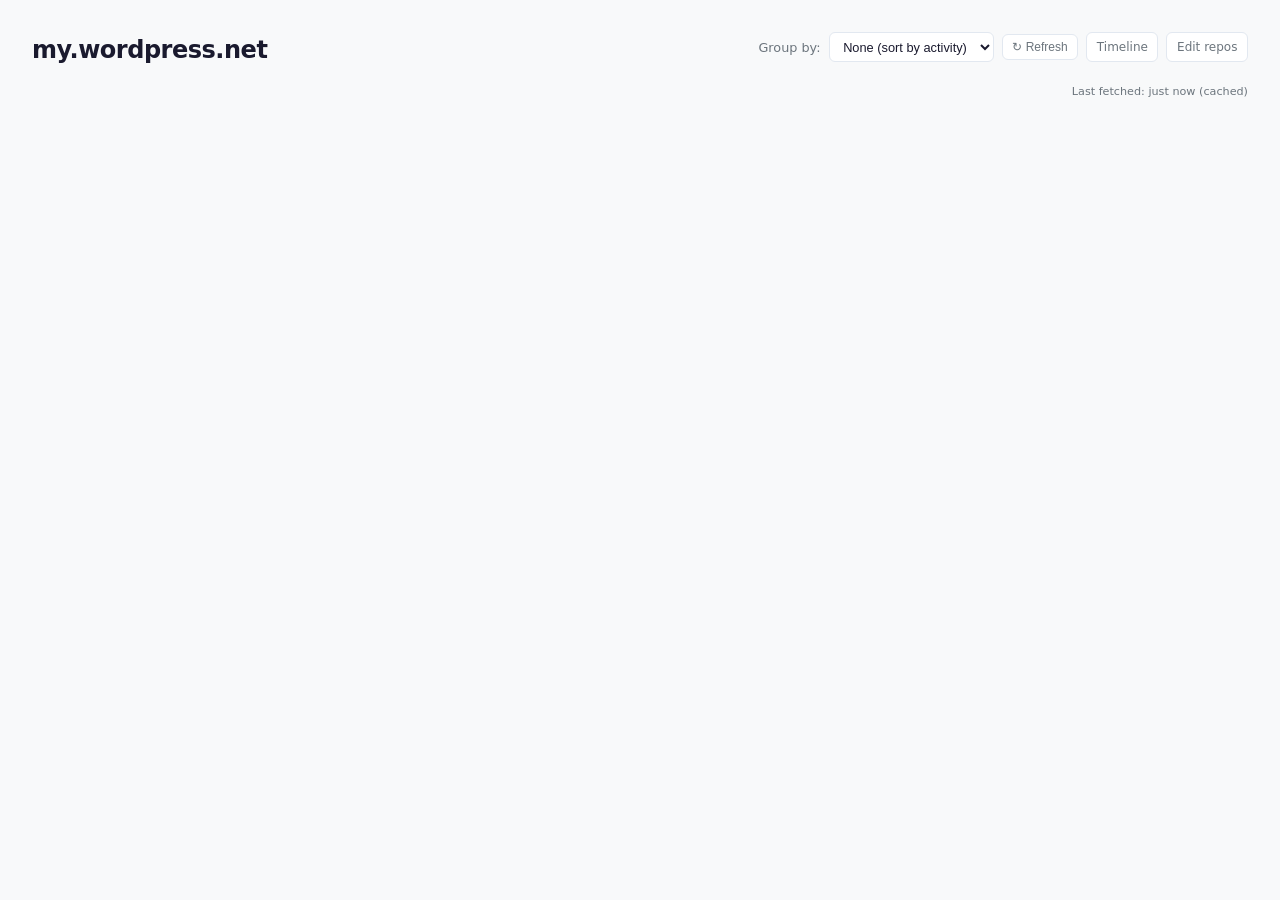
<file: index.html>
<!DOCTYPE html>
<html lang="en">
<head>
<meta charset="UTF-8">
<meta name="viewport" content="width=device-width, initial-scale=1.0">
<title>my.wordpress.net Dashboard</title>
<link rel="stylesheet" href="style.css">
</head>
<body>

<header>
  <h1>my.wordpress.net</h1>
  <div class="controls">
    <label for="groupBy">Group by:</label>
    <select id="groupBy">
      <option value="">None (sort by activity)</option>
      <option value="maturity">Maturity</option>
      <option value="audience">Audience</option>
      <option value="problemSpace">Problem Space</option>
    </select>
    <button class="btn" id="refreshBtn" title="Clear cache and refetch">&#8635; Refresh</button>
    <a href="timeline.html" class="btn">Timeline</a>
    <a href="edit.html" class="btn">Edit repos</a>
  </div>
  <div class="meta" id="metaInfo"></div>
</header>

<div id="app">
  <div class="loading"><div class="spinner"></div><br>Loading repos...</div>
</div>

<script src="utils.js"></script>
<script src="github.js"></script>
<script>
function daysSince(dateStr) {
  if (!dateStr) return Infinity;
  return Math.floor((Date.now() - new Date(dateStr)) / (1000 * 60 * 60 * 24));
}

function stalenessClass(days) {
  if (days <= 7) return 'fresh';
  if (days <= 30) return 'warm';
  if (days <= 90) return 'stale';
  return 'dormant';
}

function stalenessText(days) {
  if (days === Infinity) return 'No merges';
  if (days === 0) return 'Today';
  if (days === 1) return '1 day ago';
  return `${days} days ago`;
}

async function fetchRepoData(repoConfig) {
  const { owner, repo, githubLabel } = repoConfig;
  const base = `${API}/repos/${owner}/${repo}`;
  const fetches = [];

  if (githubLabel) {
    const labelEncoded = encodeURIComponent(githubLabel);
    fetches.push(
      cachedFetch(`${base}/issues?labels=${labelEncoded}&state=open&sort=updated&direction=desc&per_page=30`),
      cachedFetch(`${base}/issues?labels=${labelEncoded}&state=closed&sort=updated&direction=desc&per_page=30`)
    );
  } else {
    fetches.push(
      cachedFetch(`${base}/pulls?state=all&sort=updated&direction=desc&per_page=30`)
    );
  }

  const results = await Promise.all(fetches);
  const now = new Date();
  const thirtyDaysAgo = new Date(now - 30 * 24 * 60 * 60 * 1000);
  let openPRs, recentlyMerged, lastMergeDate, labeledIssues;

  if (githubLabel) {
    const openItems = results[0].data;
    const closedItems = results[1].data;
    openPRs = openItems.filter(item => item.pull_request);
    labeledIssues = openItems.filter(item => !item.pull_request);
    const closedPRs = closedItems.filter(item => item.pull_request);
    recentlyMerged = closedPRs.filter(item => new Date(item.closed_at) > thirtyDaysAgo);
    lastMergeDate = closedPRs.length > 0 ? closedPRs[0].closed_at : null;
  } else {
    const prs = results[0].data;
    const mergedPRs = prs.filter(pr => pr.merged_at);
    lastMergeDate = mergedPRs.length > 0 ? mergedPRs[0].merged_at : null;
    openPRs = prs.filter(pr => pr.state === 'open');
    recentlyMerged = mergedPRs.filter(pr => new Date(pr.merged_at) > thirtyDaysAgo);
    labeledIssues = [];
  }

  return {
    ...repoConfig, lastMergeDate,
    daysSinceLastMerge: daysSince(lastMergeDate),
    openPRs, recentlyMerged, labeledIssues,
    remaining: results[0].remaining, limit: results[0].limit,
    fromCache: results.every(r => r.fromCache),
  };
}

function buildCardContent(data) {
  const sc = stalenessClass(data.daysSinceLastMerge);
  const labelTags = Object.entries(data.labels || {})
    .map(([k, v]) => `<span class="label-tag">${escHtml(v)}</span>`).join('');
  const ghLabel = data.githubLabel
    ? `<span class="github-label-tag">${escHtml(data.githubLabel)}</span>` : '';

  let openPRsHTML = '';
  if (data.openPRs.length > 0) {
    const items = data.openPRs.map(pr =>
      `<li><span class="pr-dot open"></span><a href="${pr.html_url}" target="_blank">#${pr.number} ${escHtml(pr.title)}</a></li>`
    ).join('');
    openPRsHTML = `<div class="section">
      <div class="section-title">Open PRs <span class="open-count">(${data.openPRs.length})</span></div>
      <ul class="pr-list">${items}</ul></div>`;
  }

  let mergedHTML = '';
  if (data.recentlyMerged.length > 0) {
    const items = data.recentlyMerged.map(pr =>
      `<li><span class="pr-dot merged"></span><a href="${pr.html_url}" target="_blank">#${pr.number} ${escHtml(pr.title)}</a></li>`
    ).join('');
    mergedHTML = `<div class="section">
      <div class="section-title">Recently Merged (30d)</div>
      <ul class="pr-list">${items}</ul></div>`;
  }

  let labeledHTML = '';
  if (data.labeledIssues && data.labeledIssues.length > 0) {
    const items = data.labeledIssues.map(issue =>
      `<li><span class="pr-dot open"></span><a href="${issue.html_url}" target="_blank">#${issue.number} ${escHtml(issue.title)}</a></li>`
    ).join('');
    labeledHTML = `<div class="section">
      <div class="section-title">Labeled Issues: ${escHtml(data.githubLabel)} <span class="open-count">(${data.labeledIssues.length})</span></div>
      <ul class="pr-list">${items}</ul></div>`;
  }

  const noPRs = data.openPRs.length === 0 && data.recentlyMerged.length === 0
    && (!data.labeledIssues || data.labeledIssues.length === 0)
    ? '<div class="no-prs">No PR activity</div>' : '';

  return { sc, html: `
    <div class="card-header">
      <div>
        <div class="card-title"><a href="https://github.com/${data.owner}/${data.repo}" target="_blank">${escHtml(data.repo)}</a></div>
        <div class="card-owner">${escHtml(data.owner)}</div>
      </div>
      <span class="staleness-badge ${sc}">${stalenessText(data.daysSinceLastMerge)}</span>
    </div>
    <div class="label-tags">${labelTags}${ghLabel}</div>
    ${openPRsHTML}${mergedHTML}${labeledHTML}${noPRs}
  `};
}

function renderCard(data) {
  const { sc, html } = buildCardContent(data);
  const card = document.createElement('div');
  card.className = `card ${sc}`;
  card.innerHTML = html;

  // Check if content overflows
  requestAnimationFrame(() => {
    if (card.scrollHeight > card.clientHeight) {
      const fade = document.createElement('div');
      fade.className = 'card-fade';
      fade.innerHTML = '<button class="expand-btn">Show more</button>';
      fade.querySelector('.expand-btn').addEventListener('click', (e) => {
        e.stopPropagation();
        showOverlay(data);
      });
      card.appendChild(fade);
    }
  });

  return card;
}

function showOverlay(data) {
  const { sc, html } = buildCardContent(data);
  const overlay = document.createElement('div');
  overlay.className = 'overlay';
  overlay.innerHTML = `<div class="overlay-card ${sc}">
    <button class="overlay-close">&times;</button>
    ${html}
  </div>`;
  overlay.addEventListener('click', (e) => {
    if (e.target === overlay) overlay.remove();
  });
  overlay.querySelector('.overlay-close').addEventListener('click', () => overlay.remove());
  document.addEventListener('keydown', function handler(e) {
    if (e.key === 'Escape') { overlay.remove(); document.removeEventListener('keydown', handler); }
  });
  document.body.appendChild(overlay);
}

function renderDashboard(repos, groupBy) {
  const app = document.getElementById('app');
  app.innerHTML = '';

  // Override banner
  if (localStorage.getItem('repos_override')) {
    const banner = document.createElement('div');
    banner.className = 'override-banner';
    banner.innerHTML = `Using local repos.json override <button id="clearOverride">Clear override</button>`;
    app.appendChild(banner);
    banner.querySelector('#clearOverride').addEventListener('click', () => {
      localStorage.removeItem('repos_override');
      loadDashboard();
    });
  }

  if (!groupBy) {
    repos.sort((a, b) => a.daysSinceLastMerge - b.daysSinceLastMerge);
    const grid = document.createElement('div');
    grid.className = 'grid';
    repos.forEach(r => grid.appendChild(renderCard(r)));
    app.appendChild(grid);
  } else {
    const groups = {};
    repos.forEach(r => {
      const key = (r.labels && r.labels[groupBy]) || 'uncategorized';
      if (!groups[key]) groups[key] = [];
      groups[key].push(r);
    });
    Object.keys(groups).sort().forEach(key => {
      const heading = document.createElement('h2');
      heading.className = 'group-heading';
      heading.textContent = key;
      app.appendChild(heading);
      const grid = document.createElement('div');
      grid.className = 'grid';
      groups[key].sort((a, b) => a.daysSinceLastMerge - b.daysSinceLastMerge)
        .forEach(r => grid.appendChild(renderCard(r)));
      app.appendChild(grid);
    });
  }
}

function updateMeta(repos) {
  const meta = document.getElementById('metaInfo');
  let lastFetched = null;
  for (const r of repos) {
    const suffix = r.githubLabel
      ? `issues?labels=${encodeURIComponent(r.githubLabel)}&state=open&sort=updated&direction=desc&per_page=30`
      : 'pulls?state=all&sort=updated&direction=desc&per_page=30';
    const key = cacheKey(`${API}/repos/${r.owner}/${r.repo}/${suffix}`);
    const cached = localStorage.getItem(key);
    if (cached) {
      const { ts } = JSON.parse(cached);
      if (!lastFetched || ts < lastFetched) lastFetched = ts;
    }
  }
  const remaining = repos.find(r => r.remaining !== undefined);
  let rateInfo = '';
  if (remaining && remaining.remaining !== undefined) {
    const pct = Math.round((remaining.remaining / remaining.limit) * 100);
    const warn = pct < 20 ? ' rate-warn' : '';
    rateInfo = ` · <span class="${warn}">API: ${remaining.remaining}/${remaining.limit} remaining</span>`;
  }
  const fetchedStr = lastFetched ? new Date(lastFetched).toLocaleTimeString() : 'just now';
  const allFromCache = repos.every(r => r.fromCache);
  const anyFromCache = repos.some(r => r.fromCache);
  const cacheNote = allFromCache ? '(cached)' : anyFromCache ? '(partially cached)' : '(live)';
  meta.innerHTML = `Last fetched: ${fetchedStr} ${cacheNote}${rateInfo}`;
}

let repoData = [];

async function loadDashboard(forceRefresh = false) {
  const app = document.getElementById('app');
  app.innerHTML = '<div class="loading"><div class="spinner"></div><br>Loading repos...</div>';

  try {
    const config = await loadReposConfig();

    if (forceRefresh) clearCache();

    const results = await Promise.allSettled(config.repos.map(r => fetchRepoData(r)));
    const errors = [];
    repoData = [];
    results.forEach((result, i) => {
      if (result.status === 'fulfilled') repoData.push(result.value);
      else errors.push(`${config.repos[i].owner}/${config.repos[i].repo}: ${result.reason.message}`);
    });

    if (errors.length > 0) {
      const banner = document.createElement('div');
      banner.className = 'error-banner';
      banner.textContent = `Failed to fetch: ${errors.join('; ')}`;
      app.innerHTML = '';
      app.appendChild(banner);
    }

    renderDashboard(repoData, document.getElementById('groupBy').value);
    updateMeta(repoData);
  } catch (err) {
    app.innerHTML = `<div class="error-banner">Failed to load: ${escHtml(err.message)}</div>`;
  }
}

// Persist groupBy
const savedGroupBy = localStorage.getItem('dashboard_groupBy');
if (savedGroupBy) document.getElementById('groupBy').value = savedGroupBy;

document.getElementById('groupBy').addEventListener('change', () => {
  const val = document.getElementById('groupBy').value;
  localStorage.setItem('dashboard_groupBy', val);
  if (repoData.length > 0) renderDashboard(repoData, val);
});

document.getElementById('refreshBtn').addEventListener('click', () => loadDashboard(true));

loadDashboard();
</script>
</body>
</html>
</file>
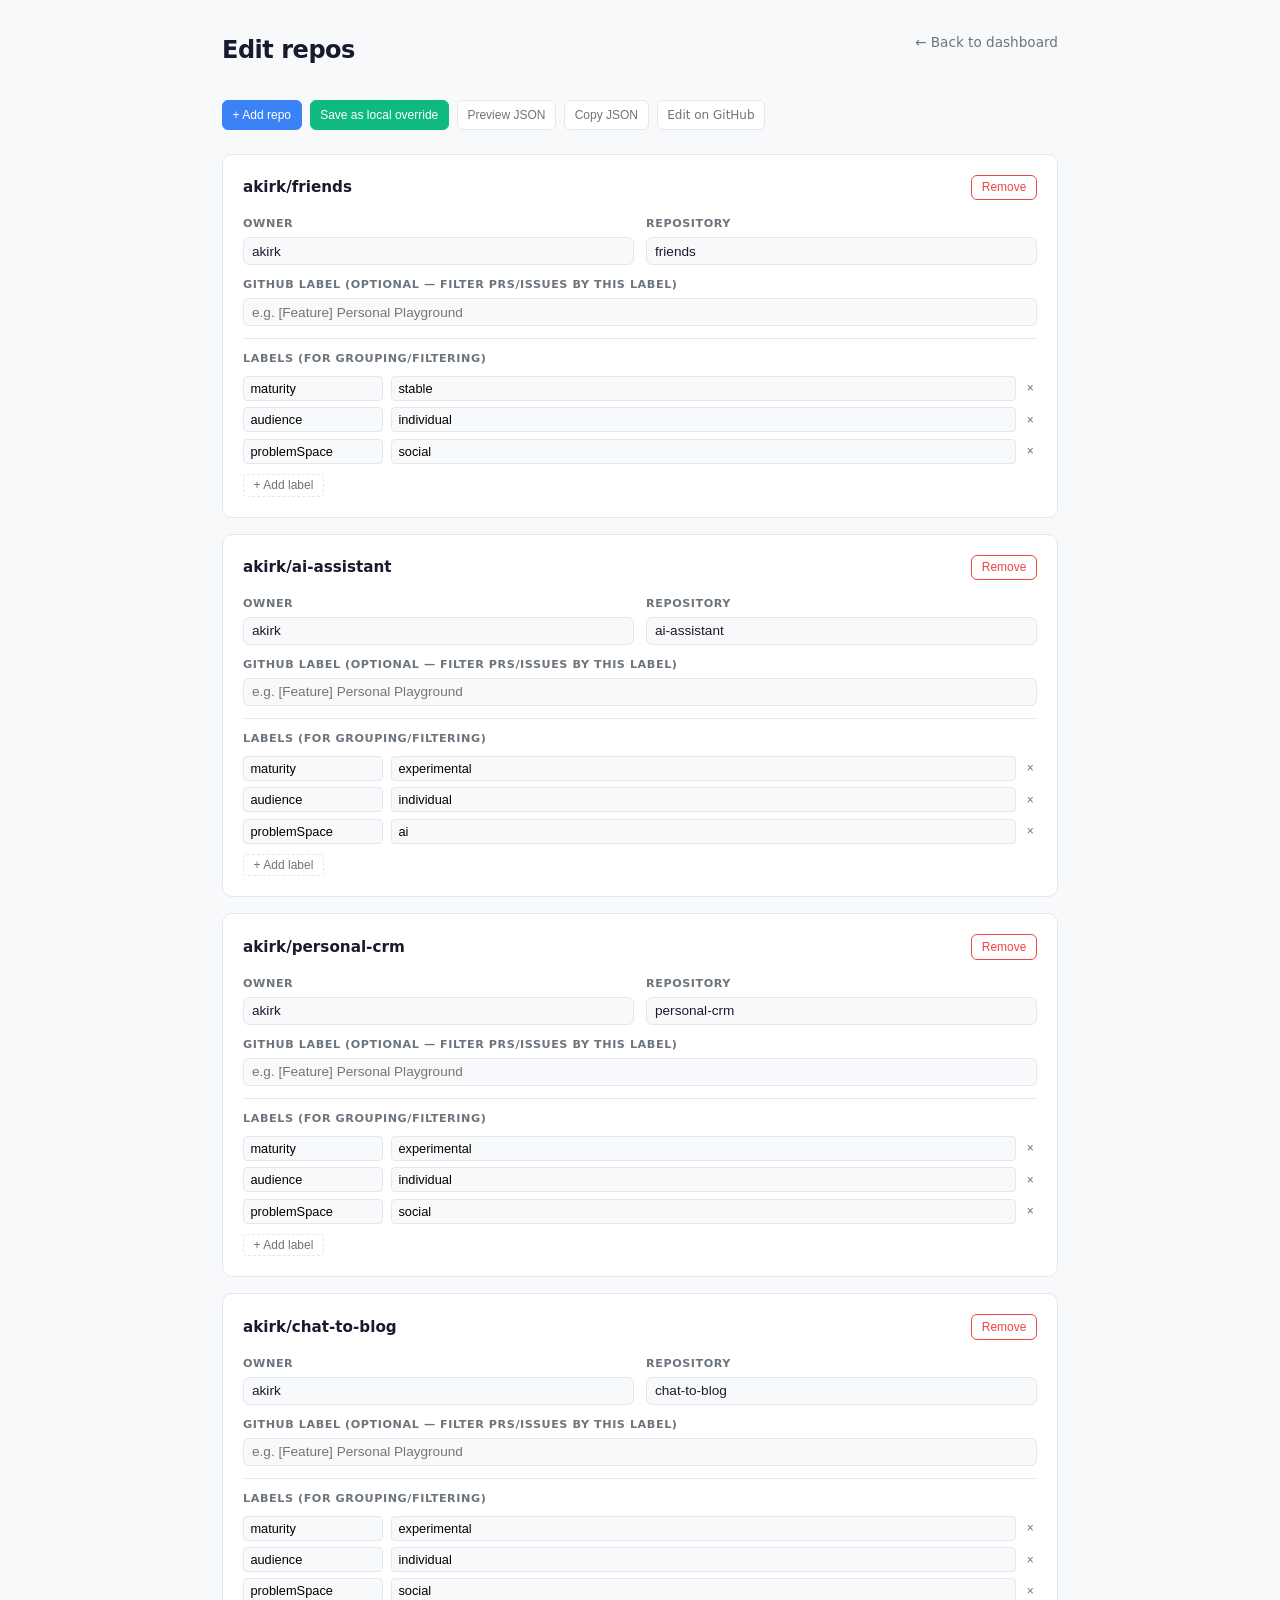
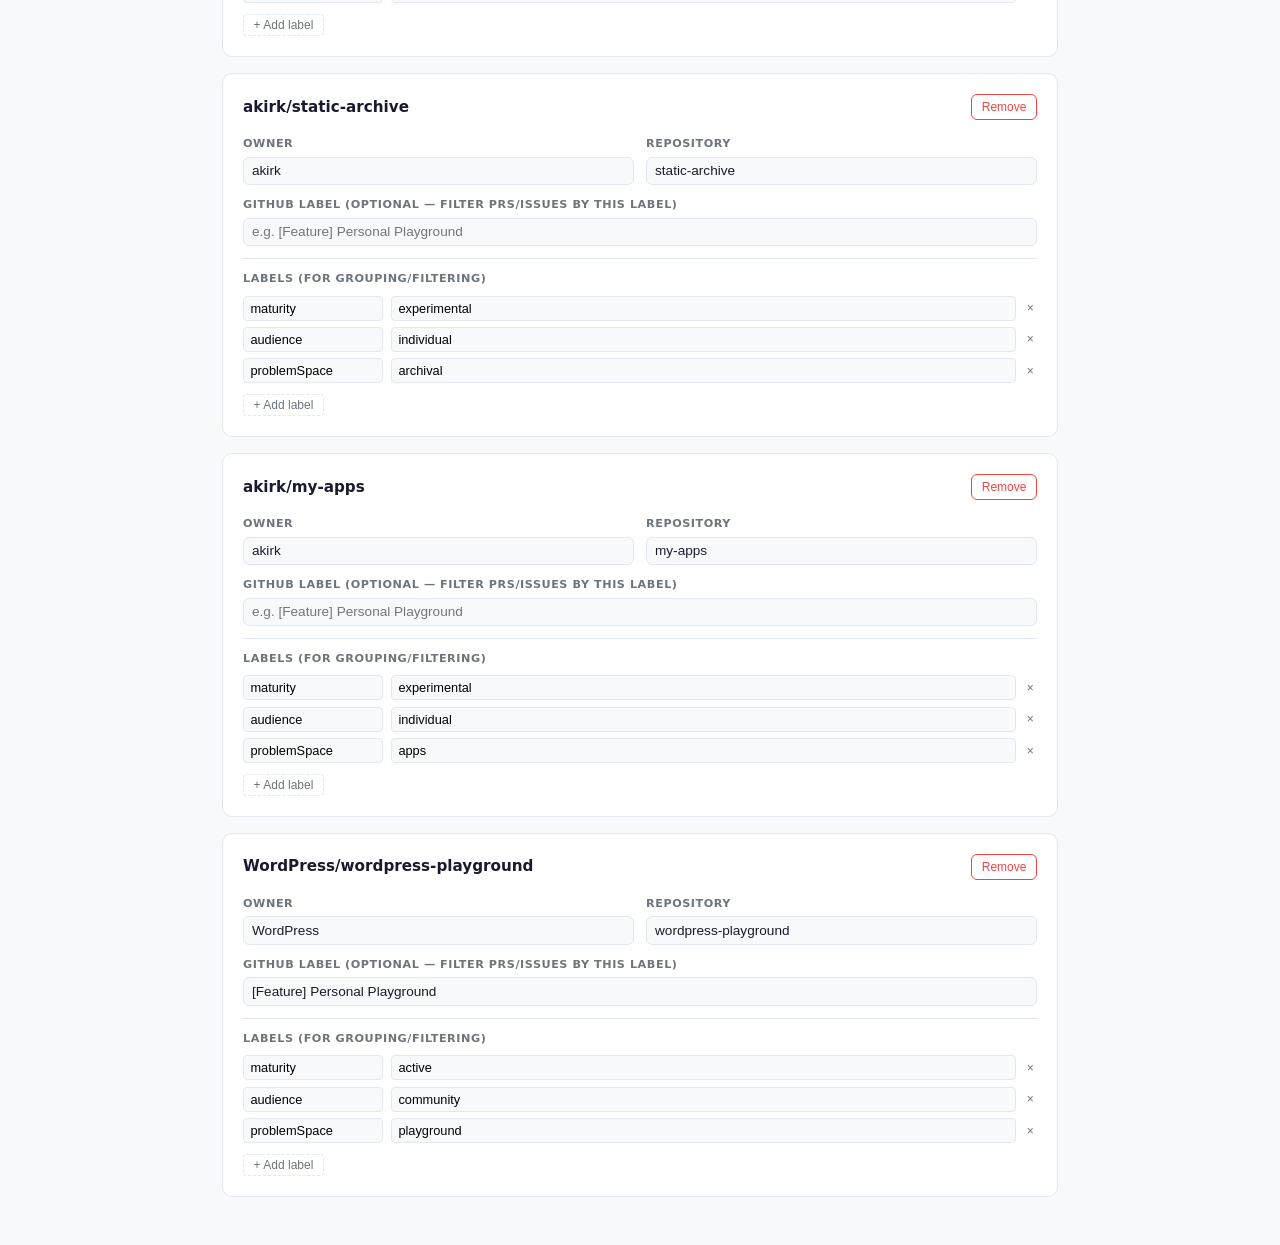
<file: edit.html>
<!DOCTYPE html>
<html lang="en">
<head>
<meta charset="UTF-8">
<meta name="viewport" content="width=device-width, initial-scale=1.0">
<title>Edit repos - my.wordpress.net</title>
<link rel="stylesheet" href="style.css">
<style>body { max-width: 900px; }</style>
</head>
<body>

<header>
  <h1>Edit repos</h1>
  <a href="index.html" class="back">&larr; Back to dashboard</a>
</header>

<div class="actions">
  <button class="btn btn-primary" id="addRepoBtn">+ Add repo</button>
  <button class="btn btn-success" id="saveOverrideBtn">Save as local override</button>
  <button class="btn" id="previewJsonBtn">Preview JSON</button>
  <button class="btn" id="copyJsonBtn">Copy JSON</button>
  <a class="btn" id="editGithubLink" href="#" target="_blank">Edit on GitHub</a>
  <button class="btn btn-danger" id="clearOverrideBtn" style="display:none">Clear override</button>
</div>

<div id="overrideBanner"></div>
<div id="repoList"></div>

<div class="json-preview" id="jsonPreview">
  <div class="json-preview-header">
    <h3>repos.json</h3>
    <button class="btn" id="hidePreviewBtn">Hide</button>
  </div>
  <pre id="jsonPreviewContent"></pre>
</div>

<div class="toast" id="toast"></div>

<script src="utils.js"></script>
<script src="github.js"></script>
<script>
const GITHUB_EDIT_URL = 'https://github.com/akirk/mywp/edit/main/repos.json';

let repos = [];

function showToast(msg) {
  const t = document.getElementById('toast');
  t.textContent = msg;
  t.classList.add('show');
  setTimeout(() => t.classList.remove('show'), 2000);
}

function buildJson() {
  return JSON.stringify({ repos }, null, 2) + '\n';
}

function updateOverrideBanner() {
  const banner = document.getElementById('overrideBanner');
  const clearBtn = document.getElementById('clearOverrideBtn');
  if (localStorage.getItem('repos_override')) {
    banner.innerHTML = `<div class="override-banner">
      Local override is active &mdash; the dashboard is using your edited config.
    </div>`;
    clearBtn.style.display = '';
  } else {
    banner.innerHTML = '';
    clearBtn.style.display = 'none';
  }
}

function renderRepoCard(repo, index) {
  const card = document.createElement('div');
  card.className = 'repo-card';

  const labels = repo.labels || {};
  const labelRows = Object.entries(labels).map(([k, v], li) => `
    <div class="label-row">
      <input class="label-key" value="${escAttr(k)}" data-repo="${index}" data-label-index="${li}" data-field="key" placeholder="key">
      <input class="label-val" value="${escAttr(v)}" data-repo="${index}" data-label-index="${li}" data-field="val" placeholder="value">
      <button data-repo="${index}" data-remove-label="${li}" title="Remove">&times;</button>
    </div>
  `).join('');

  card.innerHTML = `
    <div class="repo-card-header">
      <span class="repo-card-title">${escHtml(repo.owner || '')}/${escHtml(repo.repo || '')}</span>
      <button class="btn btn-danger" data-remove-repo="${index}">Remove</button>
    </div>
    <div class="field-row">
      <div class="field">
        <label>Owner</label>
        <input value="${escAttr(repo.owner || '')}" data-repo="${index}" data-field="owner" placeholder="e.g. akirk">
      </div>
      <div class="field">
        <label>Repository</label>
        <input value="${escAttr(repo.repo || '')}" data-repo="${index}" data-field="repo" placeholder="e.g. friends">
      </div>
    </div>
    <div class="field-row full">
      <div class="field">
        <label>GitHub Label (optional &mdash; filter PRs/issues by this label)</label>
        <input value="${escAttr(repo.githubLabel || '')}" data-repo="${index}" data-field="githubLabel" placeholder="e.g. [Feature] Personal Playground">
      </div>
    </div>
    <div class="labels-section">
      <div class="labels-title">Labels (for grouping/filtering)</div>
      ${labelRows}
      <button class="add-label-btn" data-repo="${index}" data-add-label>+ Add label</button>
    </div>
  `;
  return card;
}

function renderAll() {
  const list = document.getElementById('repoList');
  list.innerHTML = '';
  repos.forEach((repo, i) => list.appendChild(renderRepoCard(repo, i)));
}

// Event delegation
document.getElementById('repoList').addEventListener('input', (e) => {
  const el = e.target;
  const idx = parseInt(el.dataset.repo);
  if (isNaN(idx)) return;

  if (el.dataset.field === 'owner') repos[idx].owner = el.value;
  else if (el.dataset.field === 'repo') repos[idx].repo = el.value;
  else if (el.dataset.field === 'githubLabel') {
    repos[idx].githubLabel = el.value || undefined;
    if (!el.value) delete repos[idx].githubLabel;
  }
  else if (el.dataset.field === 'key' || el.dataset.field === 'val') {
    const li = parseInt(el.dataset.labelIndex);
    const entries = Object.entries(repos[idx].labels || {});
    if (el.dataset.field === 'key') {
      const oldKey = entries[li][0];
      const val = repos[idx].labels[oldKey];
      delete repos[idx].labels[oldKey];
      repos[idx].labels[el.value] = val;
    } else {
      entries[li][1] = el.value;
      repos[idx].labels[entries[li][0]] = el.value;
    }
  }

  // Update the card title live
  const card = el.closest('.repo-card');
  if (card) {
    const title = card.querySelector('.repo-card-title');
    title.textContent = `${repos[idx].owner || ''}/${repos[idx].repo || ''}`;
  }
});

document.getElementById('repoList').addEventListener('click', (e) => {
  const el = e.target;

  if (el.dataset.removeRepo !== undefined) {
    repos.splice(parseInt(el.dataset.removeRepo), 1);
    renderAll();
  }

  if (el.dataset.removeLabel !== undefined) {
    const idx = parseInt(el.dataset.repo);
    const entries = Object.entries(repos[idx].labels || {});
    const key = entries[parseInt(el.dataset.removeLabel)][0];
    delete repos[idx].labels[key];
    renderAll();
  }

  if (el.dataset.addLabel !== undefined) {
    const idx = parseInt(el.dataset.repo);
    if (!repos[idx].labels) repos[idx].labels = {};
    repos[idx].labels[''] = '';
    renderAll();
    // Focus the new key input
    const card = document.getElementById('repoList').children[idx];
    const keys = card.querySelectorAll('.label-key');
    keys[keys.length - 1].focus();
  }
});

document.getElementById('addRepoBtn').addEventListener('click', () => {
  repos.push({ owner: '', repo: '', labels: { maturity: '', audience: '', problemSpace: '' } });
  renderAll();
  // Focus the owner field of the new card
  const list = document.getElementById('repoList');
  const last = list.lastElementChild;
  if (last) last.querySelector('input[data-field="owner"]').focus();
});

document.getElementById('saveOverrideBtn').addEventListener('click', () => {
  localStorage.setItem('repos_override', buildJson());
  updateOverrideBanner();
  showToast('Saved! Dashboard will use this config.');
});

document.getElementById('clearOverrideBtn').addEventListener('click', () => {
  localStorage.removeItem('repos_override');
  updateOverrideBanner();
  showToast('Override cleared. Dashboard will use repos.json.');
});

document.getElementById('previewJsonBtn').addEventListener('click', () => {
  const preview = document.getElementById('jsonPreview');
  document.getElementById('jsonPreviewContent').textContent = buildJson();
  preview.style.display = 'block';
  preview.scrollIntoView({ behavior: 'smooth' });
});

document.getElementById('hidePreviewBtn').addEventListener('click', () => {
  document.getElementById('jsonPreview').style.display = 'none';
});

document.getElementById('copyJsonBtn').addEventListener('click', () => {
  navigator.clipboard.writeText(buildJson()).then(() => showToast('JSON copied to clipboard!'));
});

document.getElementById('editGithubLink').href = GITHUB_EDIT_URL;

async function init() {
  try {
    const config = await loadReposConfig();
    repos = config.repos || [];
  } catch (err) {
    repos = [];
  }
  renderAll();
  updateOverrideBanner();
}

init();
</script>
</body>
</html>
</file>
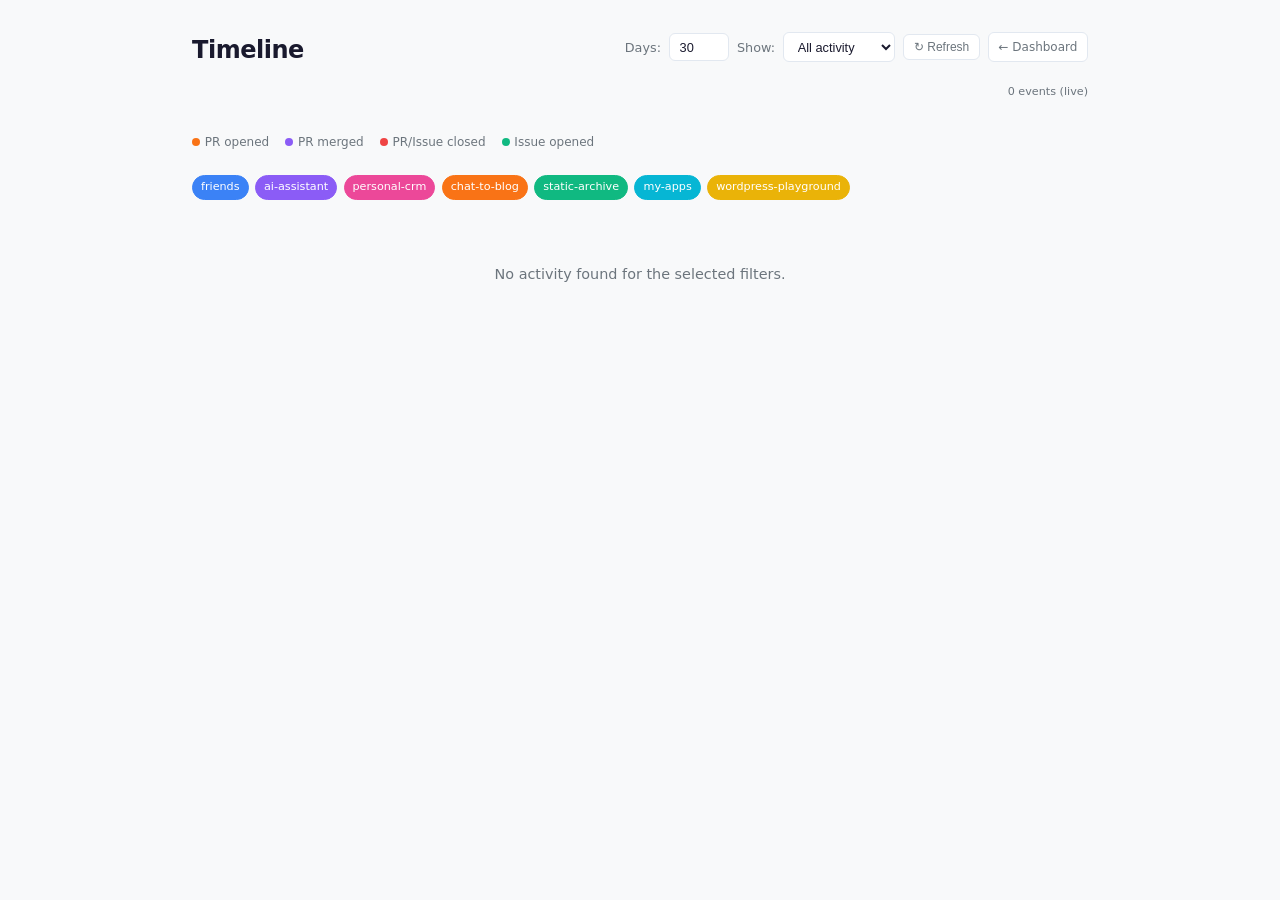
<file: timeline.html>
<!DOCTYPE html>
<html lang="en">
<head>
<meta charset="UTF-8">
<meta name="viewport" content="width=device-width, initial-scale=1.0">
<title>Timeline - my.wordpress.net</title>
<link rel="stylesheet" href="style.css">
<style>body { max-width: 960px; }</style>
</head>
<body>

<header>
  <h1>Timeline</h1>
  <div class="controls">
    <label for="daysBack">Days:</label>
    <input type="number" id="daysBack" value="30" min="1" max="365">
    <label for="filterType">Show:</label>
    <select id="filterType">
      <option value="all">All activity</option>
      <option value="prs">PRs only</option>
      <option value="issues">Issues only</option>
      <option value="merged">Merged only</option>
    </select>
    <button class="btn" id="refreshBtn" title="Clear cache and refetch">&#8635; Refresh</button>
    <a href="index.html" class="btn">&larr; Dashboard</a>
  </div>
  <div class="meta" id="metaInfo"></div>
</header>

<div class="legend">
  <span class="legend-item"><span class="legend-dot pr-opened"></span> PR opened</span>
  <span class="legend-item"><span class="legend-dot pr-merged"></span> PR merged</span>
  <span class="legend-item"><span class="legend-dot pr-closed"></span> PR/Issue closed</span>
  <span class="legend-item"><span class="legend-dot issue-opened"></span> Issue opened</span>
</div>

<div class="filter-chips" id="repoChips"></div>

<div id="app">
  <div class="loading"><div class="spinner"></div><br>Loading timeline...</div>
</div>

<script src="utils.js"></script>
<script src="github.js"></script>
<script src="repos.js"></script>
<script>
function classifyEvent(item, repoConfig) {
  const isPR = !!item.pull_request;
  const events = [];
  const slug = `${repoConfig.owner}/${repoConfig.repo}`;
  const abbrev = repoAbbrev(repoConfig.repo);

  if (isPR) {
    events.push({
      type: 'pr-opened',
      typeLabel: 'PR opened',
      icon: abbrev,
      date: new Date(item.created_at),
      title: item.title,
      number: item.number,
      url: item.html_url,
      repo: slug,
      repoName: repoConfig.repo,
      user: item.user,
    });

    if (item.pull_request.merged_at) {
      events.push({
        type: 'pr-merged',
        typeLabel: 'PR merged',
        icon: abbrev,
        date: new Date(item.pull_request.merged_at),
        title: item.title,
        number: item.number,
        url: item.html_url,
        repo: slug,
        repoName: repoConfig.repo,
        user: item.user,
      });
    } else if (item.state === 'closed') {
      events.push({
        type: 'pr-closed',
        typeLabel: 'PR closed',
        icon: abbrev,
        date: new Date(item.closed_at),
        title: item.title,
        number: item.number,
        url: item.html_url,
        repo: slug,
        repoName: repoConfig.repo,
        user: item.user,
      });
    }
  } else {
    events.push({
      type: 'issue-opened',
      typeLabel: 'Issue opened',
      icon: abbrev,
      date: new Date(item.created_at),
      title: item.title,
      number: item.number,
      url: item.html_url,
      repo: slug,
      repoName: repoConfig.repo,
      user: item.user,
    });

    if (item.state === 'closed') {
      events.push({
        type: 'issue-closed',
        typeLabel: 'Issue closed',
        icon: abbrev,
        date: new Date(item.closed_at),
        title: item.title,
        number: item.number,
        url: item.html_url,
        repo: slug,
        repoName: repoConfig.repo,
        user: item.user,
      });
    }
  }

  return events;
}

async function fetchTimelineData(repoConfig) {
  const { owner, repo, githubLabel } = repoConfig;
  const base = `${API}/repos/${owner}/${repo}`;
  const results = [];

  if (githubLabel) {
    const labelEncoded = encodeURIComponent(githubLabel);
    const [open, closed] = await Promise.all([
      cachedFetch(`${base}/issues?labels=${labelEncoded}&state=open&sort=updated&direction=desc&per_page=30`),
      cachedFetch(`${base}/issues?labels=${labelEncoded}&state=closed&sort=updated&direction=desc&per_page=30`),
    ]);
    results.push(...open.data, ...closed.data);
    return { items: results, remaining: open.remaining, limit: open.limit, fromCache: open.fromCache && closed.fromCache };
  } else {
    const [prs, issues] = await Promise.all([
      cachedFetch(`${base}/pulls?state=all&sort=updated&direction=desc&per_page=30`),
      cachedFetch(`${base}/issues?state=all&sort=updated&direction=desc&per_page=30`),
    ]);
    // Issues endpoint includes PRs; filter them out to avoid duplicates
    const pureIssues = issues.data.filter(i => !i.pull_request);
    // Map PRs to include pull_request field shape expected by classifyEvent
    const mappedPRs = prs.data.map(pr => ({
      ...pr,
      pull_request: { merged_at: pr.merged_at },
    }));
    results.push(...mappedPRs, ...pureIssues);
    return { items: results, remaining: prs.remaining, limit: prs.limit, fromCache: prs.fromCache && issues.fromCache };
  }
}

function formatDate(date) {
  const now = new Date();
  const today = new Date(now.getFullYear(), now.getMonth(), now.getDate());
  const target = new Date(date.getFullYear(), date.getMonth(), date.getDate());
  const diffDays = Math.round((today - target) / (1000 * 60 * 60 * 24));

  if (diffDays === 0) return 'Today';
  if (diffDays === 1) return 'Yesterday';

  return date.toLocaleDateString('en-US', { weekday: 'short', month: 'short', day: 'numeric', year: date.getFullYear() !== now.getFullYear() ? 'numeric' : undefined });
}

function dateKey(date) {
  return `${date.getFullYear()}-${String(date.getMonth()+1).padStart(2,'0')}-${String(date.getDate()).padStart(2,'0')}`;
}

let allEvents = [];
let activeRepos = new Set();

function getFilteredEvents() {
  const daysBack = parseInt(document.getElementById('daysBack').value) || 30;
  const filterType = document.getElementById('filterType').value;
  const cutoff = new Date(Date.now() - daysBack * 24 * 60 * 60 * 1000);

  return allEvents.filter(ev => {
    if (ev.date < cutoff) return false;
    if (!activeRepos.has(ev.repo)) return false;

    switch (filterType) {
      case 'prs': return ev.type.startsWith('pr-');
      case 'issues': return ev.type.startsWith('issue-');
      case 'merged': return ev.type === 'pr-merged';
      default: return true;
    }
  });
}

function renderTimeline() {
  const app = document.getElementById('app');
  const events = getFilteredEvents();

  if (events.length === 0) {
    app.innerHTML = '<div class="empty-state">No activity found for the selected filters.</div>';
    return;
  }

  // Group by date
  events.sort((a, b) => b.date - a.date);
  const groups = {};
  events.forEach(ev => {
    const key = dateKey(ev.date);
    if (!groups[key]) groups[key] = { date: ev.date, events: [] };
    groups[key].events.push(ev);
  });

  const timeline = document.createElement('div');
  timeline.className = 'timeline';

  Object.keys(groups).sort().reverse().forEach(key => {
    const group = groups[key];
    const dayDiv = document.createElement('div');
    dayDiv.className = 'day-group';

    const heading = document.createElement('div');
    heading.className = 'day-heading';
    heading.textContent = formatDate(group.date);
    dayDiv.appendChild(heading);

    group.events.forEach(ev => {
      const item = document.createElement('div');
      item.className = `timeline-item ${ev.type}`;
      item.style.setProperty('--repo-color', getRepoColor(ev.repo));

      const time = ev.date.toLocaleTimeString('en-US', { hour: '2-digit', minute: '2-digit' });
      const avatarHtml = ev.user && ev.user.avatar_url
        ? `<img class="user-avatar" src="${ev.user.avatar_url}&s=36" alt="${escHtml(ev.user.login)}">`
        : '';

      const color = getRepoColor(ev.repo);
      item.innerHTML = `
        <div class="item-icon" style="background:${color}">${ev.icon}</div>
        <div class="item-body">
          <div class="item-title"><a href="${ev.url}" target="_blank">#${ev.number} ${escHtml(ev.title)}</a></div>
          <div class="item-meta">
            <span class="repo-badge" style="background:${color}1a;color:${color};border:1px solid ${color}40">${escHtml(ev.repoName)}</span>
            <span class="type-badge ${ev.type}">${ev.typeLabel}</span>
            <span>${avatarHtml} ${ev.user ? escHtml(ev.user.login) : ''}</span>
            <span>${time}</span>
          </div>
        </div>
      `;
      dayDiv.appendChild(item);
    });

    timeline.appendChild(dayDiv);
  });

  app.innerHTML = '';
  app.appendChild(timeline);
}

function renderRepoChips(repos) {
  const container = document.getElementById('repoChips');
  container.innerHTML = '';
  repos.forEach(slug => {
    const color = getRepoColor(slug);
    const chip = document.createElement('span');
    chip.className = 'chip';
    chip.textContent = slug.split('/')[1];
    chip.title = slug;
    const applyChipStyle = () => {
      if (activeRepos.has(slug)) {
        chip.style.background = color;
        chip.style.color = '#fff';
        chip.style.borderColor = color;
      } else {
        chip.style.background = '';
        chip.style.color = '';
        chip.style.borderColor = '';
      }
    };
    applyChipStyle();
    chip.addEventListener('click', () => {
      if (activeRepos.has(slug)) activeRepos.delete(slug);
      else activeRepos.add(slug);
      applyChipStyle();
      renderTimeline();
    });
    container.appendChild(chip);
  });
}

async function loadTimeline(forceRefresh = false) {
  const app = document.getElementById('app');
  app.innerHTML = '<div class="loading"><div class="spinner"></div><br>Loading timeline...</div>';

  try {
    const config = await loadReposConfig();

    if (forceRefresh) clearCache();

    const results = await Promise.allSettled(config.repos.map(r => fetchTimelineData(r)));
    const errors = [];
    allEvents = [];
    const repoSlugs = [];

    results.forEach((result, i) => {
      const rc = config.repos[i];
      const slug = `${rc.owner}/${rc.repo}`;
      repoSlugs.push(slug);
      activeRepos.add(slug);

      if (result.status === 'fulfilled') {
        result.value.items.forEach(item => {
          allEvents.push(...classifyEvent(item, rc));
        });
      } else {
        errors.push(`${slug}: ${result.reason.message}`);
      }
    });

    if (errors.length > 0) {
      const banner = document.createElement('div');
      banner.className = 'error-banner';
      banner.textContent = `Failed to fetch: ${errors.join('; ')}`;
      app.innerHTML = '';
      app.appendChild(banner);
    }

    // Deduplicate events (same repo + number + type)
    const seen = new Set();
    allEvents = allEvents.filter(ev => {
      const key = `${ev.repo}#${ev.number}:${ev.type}`;
      if (seen.has(key)) return false;
      seen.add(key);
      return true;
    });

    renderRepoChips(repoSlugs);
    renderTimeline();

    // Update meta
    const meta = document.getElementById('metaInfo');
    const remaining = results.find(r => r.status === 'fulfilled' && r.value.remaining !== undefined);
    let rateInfo = '';
    if (remaining) {
      const rv = remaining.value;
      const pct = Math.round((rv.remaining / rv.limit) * 100);
      const warn = pct < 20 ? ' rate-warn' : '';
      rateInfo = ` · <span class="${warn}">API: ${rv.remaining}/${rv.limit} remaining</span>`;
    }
    const allFromCache = results.every(r => r.status === 'fulfilled' && r.value.fromCache);
    const cacheNote = allFromCache ? '(cached)' : '(live)';
    meta.innerHTML = `${allEvents.length} events ${cacheNote}${rateInfo}`;
  } catch (err) {
    app.innerHTML = `<div class="error-banner">Failed to load: ${escHtml(err.message)}</div>`;
  }
}

document.getElementById('daysBack').addEventListener('change', renderTimeline);
document.getElementById('filterType').addEventListener('change', renderTimeline);
document.getElementById('refreshBtn').addEventListener('click', () => loadTimeline(true));

loadTimeline();
</script>
</body>
</html>
</file>
<file: style.css>
:root {
  --bg: #f8f9fa;
  --card-bg: #fff;
  --text: #1a1a2e;
  --text-muted: #6c757d;
  --border: #e2e8f0;
  --fresh: #10b981;
  --warm: #f59e0b;
  --stale: #ef4444;
  --dormant: #94a3b8;
  --pr-open: #f97316;
  --pr-merged: #8b5cf6;
  --pr-closed: #ef4444;
  --issue-open: #10b981;
  --accent: #3b82f6;
  --danger: #ef4444;
  --success: #10b981;
}

* { margin: 0; padding: 0; box-sizing: border-box; }

body {
  font-family: -apple-system, BlinkMacSystemFont, 'Segoe UI', system-ui, sans-serif;
  background: var(--bg);
  color: var(--text);
  line-height: 1.5;
  padding: 2rem;
  max-width: 1400px;
  margin: 0 auto;
}

header {
  margin-bottom: 2rem;
  display: flex;
  justify-content: space-between;
  align-items: flex-start;
  flex-wrap: wrap;
  gap: 1rem;
}

h1 { font-size: 1.5rem; font-weight: 600; letter-spacing: -0.02em; }
h1 a { color: inherit; text-decoration: none; }
h1 a:hover { color: var(--accent); }

.controls {
  display: flex;
  gap: 0.5rem;
  align-items: center;
  flex-wrap: wrap;
}

.controls label { font-size: 0.8rem; color: var(--text-muted); font-weight: 500; }

.controls select, .controls input[type="number"] {
  font-size: 0.8rem;
  padding: 0.35rem 0.6rem;
  border: 1px solid var(--border);
  border-radius: 6px;
  background: var(--card-bg);
  color: var(--text);
  cursor: pointer;
}

.controls input[type="number"] { width: 60px; }

.btn {
  font-size: 0.75rem;
  padding: 0.3rem 0.6rem;
  border: 1px solid var(--border);
  border-radius: 6px;
  background: var(--card-bg);
  color: var(--text-muted);
  cursor: pointer;
  text-decoration: none;
}

.btn:hover { background: var(--bg); }

.btn-primary {
  background: var(--accent);
  color: #fff;
  border-color: var(--accent);
}

.btn-primary:hover { background: #2563eb; }

.btn-danger {
  color: var(--danger);
  border-color: var(--danger);
}

.btn-danger:hover { background: #fef2f2; }

.btn-success {
  background: var(--success);
  color: #fff;
  border-color: var(--success);
}

.btn-success:hover { background: #059669; }

.override-banner {
  background: #dbeafe;
  color: #1e40af;
  padding: 0.5rem 1rem;
  border-radius: 8px;
  font-size: 0.8rem;
  margin-bottom: 1rem;
  display: flex;
  justify-content: space-between;
  align-items: center;
}

.override-banner button {
  font-size: 0.75rem;
  padding: 0.2rem 0.5rem;
  border: 1px solid #93c5fd;
  border-radius: 4px;
  background: #eff6ff;
  color: #1e40af;
  cursor: pointer;
}

.meta {
  font-size: 0.7rem;
  color: var(--text-muted);
  text-align: right;
  width: 100%;
}

.meta .rate-warn { color: var(--warm); font-weight: 500; }

.loading { text-align: center; padding: 4rem; color: var(--text-muted); }

.spinner {
  display: inline-block; width: 24px; height: 24px;
  border: 3px solid var(--border); border-top-color: var(--accent);
  border-radius: 50%; animation: spin 0.8s linear infinite; margin-bottom: 0.5rem;
}

@keyframes spin { to { transform: rotate(360deg); } }

.error-banner {
  background: #fee2e2; color: #991b1b;
  padding: 0.75rem 1rem; border-radius: 8px; font-size: 0.85rem; margin-bottom: 1rem;
}

.toast {
  position: fixed;
  bottom: 2rem;
  right: 2rem;
  padding: 0.6rem 1rem;
  border-radius: 8px;
  font-size: 0.85rem;
  color: #fff;
  background: var(--text);
  opacity: 0;
  transition: opacity 0.3s;
  z-index: 200;
}

.toast.show { opacity: 1; }

/* ── Dashboard (index.html) ── */

.group-heading {
  font-size: 1.1rem;
  font-weight: 600;
  margin: 1.5rem 0 0.75rem;
  padding-bottom: 0.4rem;
  border-bottom: 2px solid var(--border);
  text-transform: capitalize;
}

.grid {
  display: grid;
  grid-template-columns: repeat(auto-fill, minmax(340px, 1fr));
  gap: 1rem;
}

.card {
  background: var(--card-bg);
  border: 1px solid var(--border);
  border-radius: 10px;
  padding: 1.25rem;
  border-left: 4px solid var(--dormant);
  transition: box-shadow 0.2s;
  height: 280px;
  overflow: hidden;
  position: relative;
}

.card:hover { box-shadow: 0 2px 12px rgba(0,0,0,0.06); }
.card.fresh   { border-left-color: var(--fresh); }
.card.warm    { border-left-color: var(--warm); }
.card.stale   { border-left-color: var(--stale); }
.card.dormant { border-left-color: var(--dormant); }

.card-fade {
  position: absolute;
  bottom: 0;
  left: 0;
  right: 0;
  height: 60px;
  background: linear-gradient(transparent, var(--card-bg));
  display: flex;
  align-items: flex-end;
  justify-content: center;
  padding-bottom: 8px;
  pointer-events: none;
}

.card-fade .expand-btn {
  pointer-events: auto;
  font-size: 0.7rem;
  padding: 0.2rem 0.8rem;
  border: 1px solid var(--border);
  border-radius: 99px;
  background: var(--card-bg);
  color: var(--text-muted);
  cursor: pointer;
  box-shadow: 0 1px 4px rgba(0,0,0,0.08);
}

.card-fade .expand-btn:hover { color: var(--accent); border-color: var(--accent); }

/* Overlay expanded card */
.overlay {
  position: fixed;
  inset: 0;
  background: rgba(0,0,0,0.3);
  z-index: 100;
  display: flex;
  align-items: center;
  justify-content: center;
  padding: 2rem;
}

.overlay-card {
  background: var(--card-bg);
  border-radius: 12px;
  padding: 1.5rem;
  max-width: 560px;
  width: 100%;
  max-height: 80vh;
  overflow-y: auto;
  border-left: 4px solid var(--dormant);
  box-shadow: 0 8px 32px rgba(0,0,0,0.15);
  position: relative;
}

.overlay-card.fresh   { border-left-color: var(--fresh); }
.overlay-card.warm    { border-left-color: var(--warm); }
.overlay-card.stale   { border-left-color: var(--stale); }
.overlay-card.dormant { border-left-color: var(--dormant); }

.overlay-close {
  position: absolute;
  top: 0.75rem;
  right: 0.75rem;
  border: none;
  background: none;
  font-size: 1.2rem;
  cursor: pointer;
  color: var(--text-muted);
  line-height: 1;
}

.overlay-close:hover { color: var(--text); }

.card-header {
  display: flex;
  justify-content: space-between;
  align-items: flex-start;
  margin-bottom: 0.75rem;
}

.card-title { font-size: 1rem; font-weight: 600; }
.card-title a { color: inherit; text-decoration: none; }
.card-title a:hover { color: var(--accent); }
.card-owner { font-size: 0.75rem; color: var(--text-muted); font-weight: 400; }

.staleness-badge {
  font-size: 0.7rem;
  font-weight: 600;
  padding: 0.15rem 0.5rem;
  border-radius: 99px;
  white-space: nowrap;
  flex-shrink: 0;
}

.staleness-badge.fresh   { background: #d1fae5; color: #065f46; }
.staleness-badge.warm    { background: #fef3c7; color: #92400e; }
.staleness-badge.stale   { background: #fee2e2; color: #991b1b; }
.staleness-badge.dormant { background: #f1f5f9; color: #475569; }

.label-tags { display: flex; gap: 0.3rem; flex-wrap: wrap; margin-bottom: 0.75rem; }
.label-tag { font-size: 0.65rem; padding: 0.1rem 0.4rem; border-radius: 4px; background: #e2e8f0; color: #475569; font-weight: 500; }
.github-label-tag { font-size: 0.65rem; padding: 0.1rem 0.4rem; border-radius: 4px; background: #dbeafe; color: #1e40af; font-weight: 500; }

.section { margin-top: 0.6rem; }

.section-title {
  font-size: 0.7rem;
  text-transform: uppercase;
  letter-spacing: 0.05em;
  color: var(--text-muted);
  font-weight: 600;
  margin-bottom: 0.3rem;
}

.pr-list { list-style: none; font-size: 0.82rem; }
.pr-list li { padding: 0.2rem 0; display: flex; gap: 0.4rem; align-items: flex-start; }
.pr-list li a { color: var(--text); text-decoration: none; }
.pr-list li a:hover { text-decoration: underline; }

.pr-dot { width: 7px; height: 7px; border-radius: 50%; flex-shrink: 0; margin-top: 0.45rem; }
.pr-dot.open { background: var(--pr-open); }
.pr-dot.merged { background: var(--pr-merged); }

.open-count { font-size: 0.85rem; font-weight: 600; color: var(--pr-open); }
.no-prs { font-size: 0.8rem; color: var(--text-muted); font-style: italic; }

/* ── Editor (edit.html) ── */

.back { font-size: 0.85rem; color: var(--text-muted); text-decoration: none; }
.back:hover { color: var(--accent); }

.actions {
  display: flex;
  gap: 0.5rem;
  flex-wrap: wrap;
  margin-bottom: 1.5rem;
}

.repo-card {
  background: var(--card-bg);
  border: 1px solid var(--border);
  border-radius: 10px;
  padding: 1.25rem;
  margin-bottom: 1rem;
}

.repo-card-header {
  display: flex;
  justify-content: space-between;
  align-items: center;
  margin-bottom: 1rem;
}

.repo-card-title { font-weight: 600; font-size: 0.95rem; }

.field-row {
  display: grid;
  grid-template-columns: 1fr 1fr;
  gap: 0.75rem;
  margin-bottom: 0.75rem;
}

.field-row.full { grid-template-columns: 1fr; }

.field label {
  display: block;
  font-size: 0.7rem;
  text-transform: uppercase;
  letter-spacing: 0.05em;
  color: var(--text-muted);
  font-weight: 600;
  margin-bottom: 0.25rem;
}

.field input {
  width: 100%;
  font-size: 0.85rem;
  padding: 0.35rem 0.5rem;
  border: 1px solid var(--border);
  border-radius: 6px;
  background: var(--bg);
  color: var(--text);
}

.field input:focus { outline: none; border-color: var(--accent); }

.labels-section {
  margin-top: 0.5rem;
  padding-top: 0.75rem;
  border-top: 1px solid var(--border);
}

.labels-title {
  font-size: 0.7rem;
  text-transform: uppercase;
  letter-spacing: 0.05em;
  color: var(--text-muted);
  font-weight: 600;
  margin-bottom: 0.5rem;
}

.label-row {
  display: flex;
  gap: 0.5rem;
  align-items: center;
  margin-bottom: 0.4rem;
}

.label-row input { flex: 1; }

.label-row input.label-key {
  max-width: 140px;
  font-size: 0.8rem;
  padding: 0.25rem 0.4rem;
  border: 1px solid var(--border);
  border-radius: 4px;
  background: var(--bg);
}

.label-row input.label-val {
  font-size: 0.8rem;
  padding: 0.25rem 0.4rem;
  border: 1px solid var(--border);
  border-radius: 4px;
  background: var(--bg);
}

.label-row button {
  font-size: 0.75rem;
  border: none;
  background: none;
  color: var(--text-muted);
  cursor: pointer;
  padding: 0.2rem;
}

.label-row button:hover { color: var(--danger); }

.add-label-btn {
  font-size: 0.75rem;
  border: 1px dashed var(--border);
  background: none;
  color: var(--text-muted);
  padding: 0.2rem 0.6rem;
  border-radius: 4px;
  cursor: pointer;
  margin-top: 0.25rem;
}

.add-label-btn:hover { border-color: var(--accent); color: var(--accent); }

.json-preview {
  background: var(--card-bg);
  border: 1px solid var(--border);
  border-radius: 10px;
  padding: 1rem;
  margin-top: 1.5rem;
  display: none;
}

.json-preview pre {
  font-size: 0.8rem;
  overflow-x: auto;
  white-space: pre;
  color: var(--text);
  max-height: 400px;
  overflow-y: auto;
}

.json-preview-header {
  display: flex;
  justify-content: space-between;
  align-items: center;
  margin-bottom: 0.75rem;
}

.json-preview-header h3 { font-size: 0.9rem; font-weight: 600; }

/* ── Timeline (timeline.html) ── */

.timeline { position: relative; padding-left: 2rem; }

.timeline::before {
  content: '';
  position: absolute;
  left: 7px;
  top: 0;
  bottom: 0;
  width: 2px;
  background: var(--border);
}

.day-group { margin-bottom: 1.5rem; }

.day-heading {
  font-size: 0.8rem;
  font-weight: 600;
  color: var(--text-muted);
  margin-bottom: 0.5rem;
  position: relative;
}

.day-heading::before {
  content: '';
  position: absolute;
  left: -2rem;
  top: 50%;
  transform: translateY(-50%);
  width: 10px;
  height: 10px;
  border-radius: 50%;
  background: var(--border);
  border: 2px solid var(--bg);
}

.timeline-item {
  background: var(--card-bg);
  border: 1px solid var(--border);
  border-radius: 8px;
  padding: 0.75rem 1rem;
  margin-bottom: 0.5rem;
  position: relative;
  display: flex;
  gap: 0.75rem;
  align-items: flex-start;
  transition: box-shadow 0.15s;
}

.timeline-item:hover { box-shadow: 0 2px 8px rgba(0,0,0,0.06); }

.timeline-item::before {
  content: '';
  position: absolute;
  left: -1.65rem;
  top: 1rem;
  width: 8px;
  height: 8px;
  border-radius: 50%;
  border: 2px solid var(--bg);
}

.timeline-item::before { background: var(--repo-color, var(--accent)); }

.item-icon {
  flex-shrink: 0;
  width: 28px;
  height: 28px;
  border-radius: 50%;
  display: flex;
  align-items: center;
  justify-content: center;
  font-size: 0.75rem;
  font-weight: 700;
  color: #fff;
}


.item-body { flex: 1; min-width: 0; }

.item-title {
  font-size: 0.88rem;
  font-weight: 500;
}

.item-title a { color: inherit; text-decoration: none; }
.item-title a:hover { color: var(--accent); text-decoration: underline; }

.item-meta {
  font-size: 0.75rem;
  color: var(--text-muted);
  display: flex;
  gap: 0.5rem;
  flex-wrap: wrap;
  margin-top: 0.15rem;
}

.repo-badge {
  font-size: 0.65rem;
  padding: 0.1rem 0.4rem;
  border-radius: 4px;
  background: #e2e8f0;
  color: #475569;
  font-weight: 500;
  white-space: nowrap;
}

.type-badge {
  font-size: 0.65rem;
  padding: 0.1rem 0.4rem;
  border-radius: 4px;
  font-weight: 600;
  white-space: nowrap;
}

.type-badge.pr-opened { background: #fff7ed; color: #c2410c; }
.type-badge.pr-merged { background: #f5f3ff; color: #6d28d9; }
.type-badge.pr-closed { background: #fef2f2; color: #991b1b; }
.type-badge.issue-opened { background: #ecfdf5; color: #065f46; }
.type-badge.issue-closed { background: #fef2f2; color: #991b1b; }

.user-avatar {
  width: 18px;
  height: 18px;
  border-radius: 50%;
  vertical-align: middle;
}

.empty-state {
  text-align: center;
  padding: 3rem;
  color: var(--text-muted);
  font-size: 0.9rem;
}

.legend {
  display: flex;
  gap: 1rem;
  flex-wrap: wrap;
  margin-bottom: 1.5rem;
  font-size: 0.75rem;
  color: var(--text-muted);
}

.legend-item {
  display: flex;
  align-items: center;
  gap: 0.3rem;
}

.legend-dot {
  width: 8px;
  height: 8px;
  border-radius: 50%;
}

.legend-dot.pr-opened { background: var(--pr-open); }
.legend-dot.pr-merged { background: var(--pr-merged); }
.legend-dot.pr-closed { background: var(--pr-closed); }
.legend-dot.issue-opened { background: var(--issue-open); }
.legend-dot.issue-closed { background: var(--pr-closed); }

.filter-chips {
  display: flex;
  gap: 0.4rem;
  flex-wrap: wrap;
  margin-bottom: 1rem;
}

.chip {
  font-size: 0.7rem;
  padding: 0.2rem 0.5rem;
  border-radius: 99px;
  border: 1px solid var(--border);
  background: var(--card-bg);
  color: var(--text-muted);
  cursor: pointer;
  user-select: none;
}

.chip:hover { border-color: var(--accent); color: var(--accent); }
.chip.active { background: var(--accent); color: #fff; border-color: var(--accent); }
</file>
